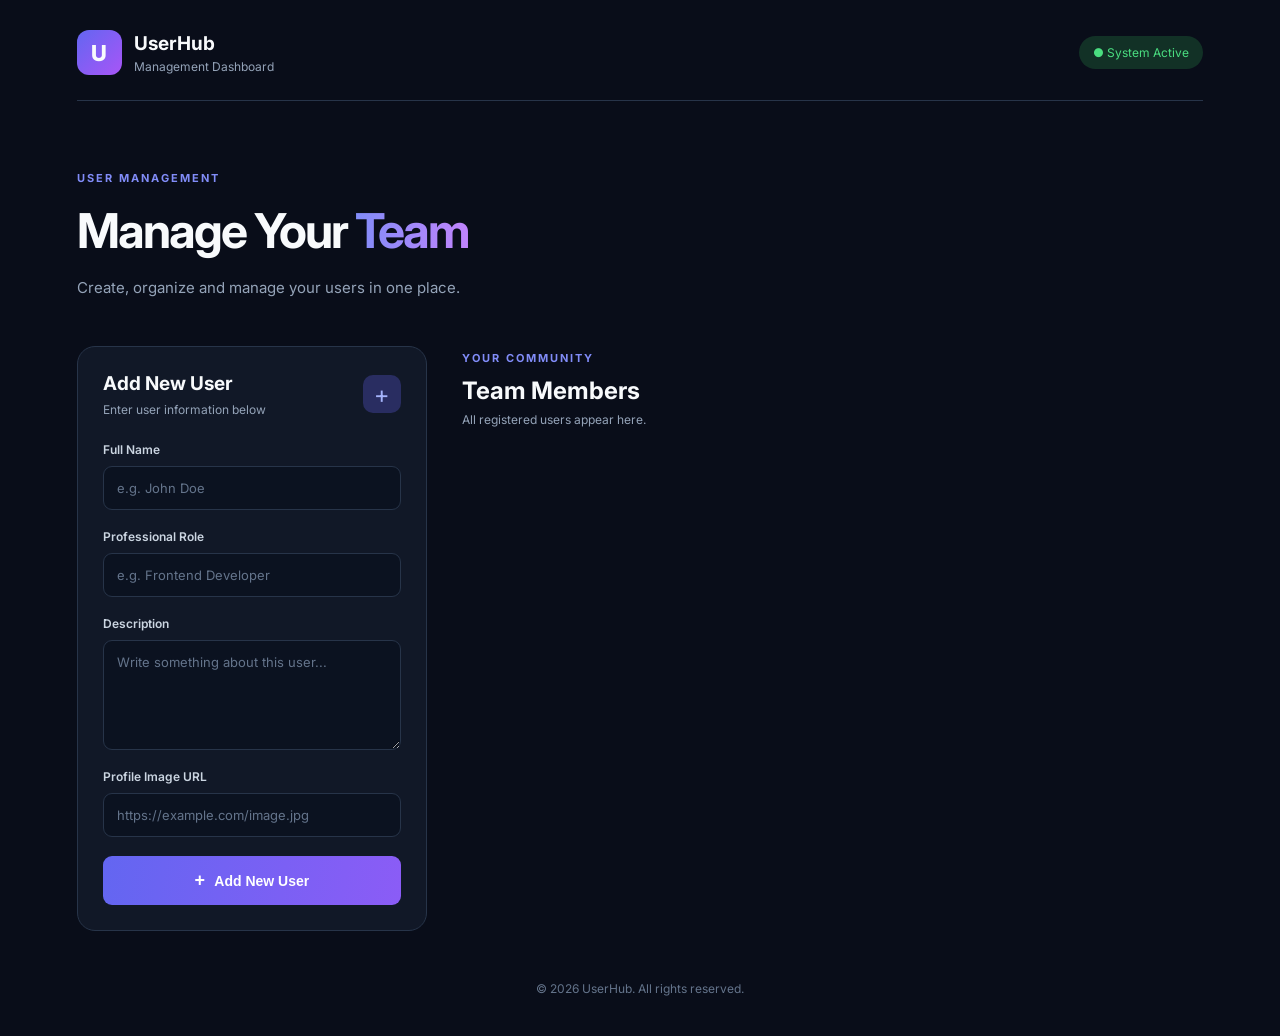
<file: index.html>
<!DOCTYPE html>
<html lang="en">

<head>
    <meta charset="UTF-8">
    <meta name="viewport" content="width=device-width, initial-scale=1.0">
    <title>User Management Dashboard</title>
    <link rel="stylesheet" href="style.css">
</head>

<body>

    <main class="container">

        <header class="header">
            <div class="logo">
                <div class="logo-icon">U</div>
                <div>
                    <h2>UserHub</h2>
                    <p>Management Dashboard</p>
                </div>
            </div>

            <span class="status">● System Active</span>
        </header>

        <section class="hero">
            <div>
                <span class="tag">USER MANAGEMENT</span>
                <h1>Manage Your <span>Team</span></h1>
                <p>Create, organize and manage your users in one place.</p>
            </div>
        </section>

        <section class="content">

            <div class="form-section">

                <div class="section-heading">
                    <div>
                        <h2>Add New User</h2>
                        <p>Enter user information below</p>
                    </div>
                    <span class="form-icon">+</span>
                </div>

                <form id="userForm">

                    <div class="input-group">
                        <label for="name">Full Name</label>
                        <input type="text" id="name" placeholder="e.g. John Doe" required>
                    </div>

                    <div class="input-group">
                        <label for="role">Professional Role</label>
                        <input type="text" id="role" placeholder="e.g. Frontend Developer" required>
                    </div>

                    <div class="input-group">
                        <label for="desc">Description</label>
                        <textarea id="desc" placeholder="Write something about this user..." required></textarea>
                    </div>

                    <div class="input-group">
                        <label for="img">Profile Image URL</label>
                        <input type="url" id="img" placeholder="https://example.com/image.jpg" required>
                    </div>

                    <button type="submit" class="submit-btn">
                        <span>+</span> Add New User
                    </button>

                </form>
            </div>

            <div class="users-section">

                <div class="users-heading">
                    <div>
                        <span class="tag">YOUR COMMUNITY</span>
                        <h2>Team Members</h2>
                        <p>All registered users appear here.</p>
                    </div>
                </div>

                <div class="user-container" id="userContainer">
                </div>

            </div>

        </section>

        <footer>
            <p>© 2026 UserHub. All rights reserved.</p>
        </footer>

    </main>

    <script src="script.js"></script>
</body>

</html>
</file>
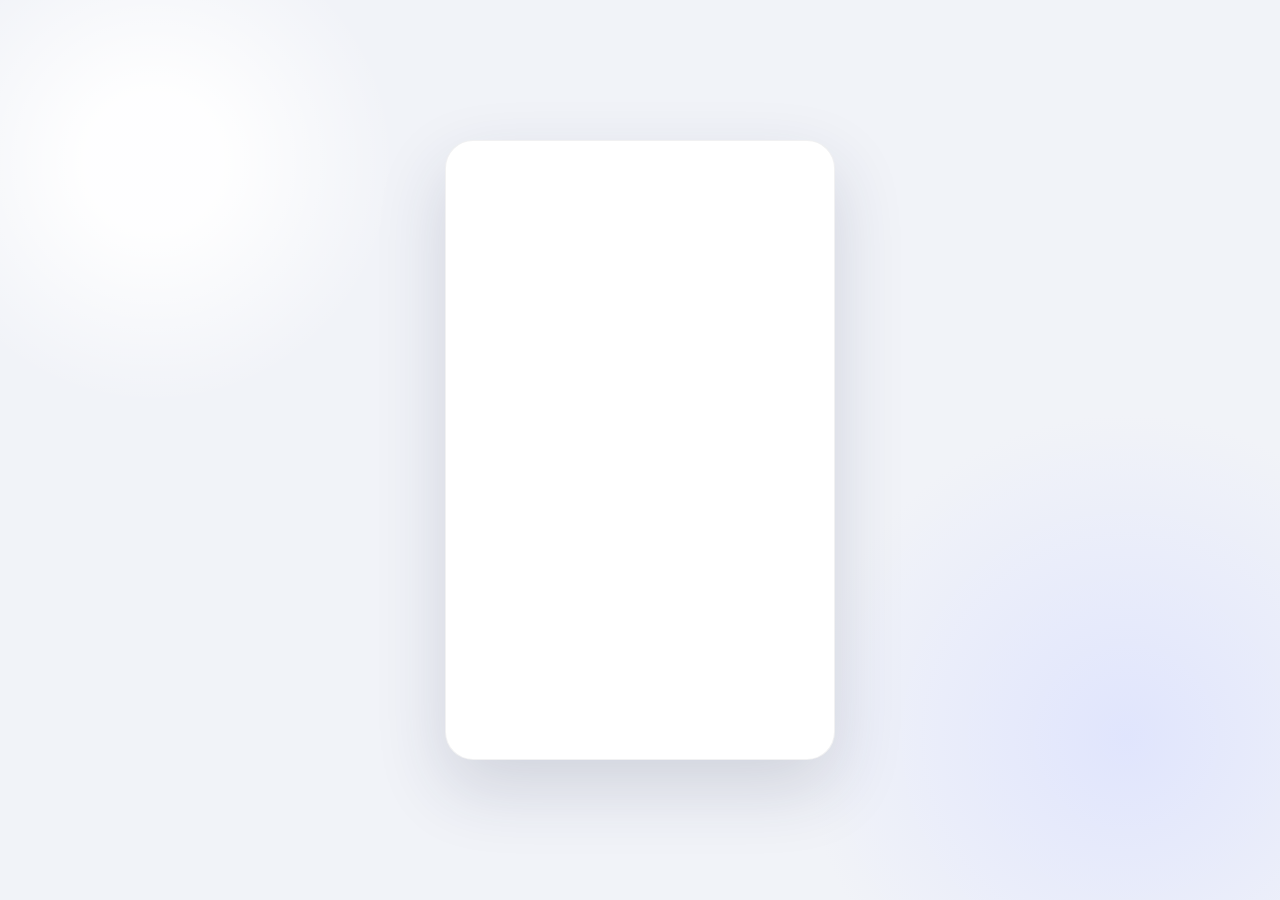
<file: Random-Card_thorugh-Api/index.html>
<!DOCTYPE html>
<html lang="en">

<head>
    <meta charset="UTF-8">
    <meta name="viewport" content="width=device-width, initial-scale=1.0">
    <title>Employee ID Card</title>
    <link rel="preconnect" href="https://fonts.googleapis.com">
    <link rel="preconnect" href="https://fonts.gstatic.com" crossorigin>
    <link
        href="https://fonts.googleapis.com/css2?family=DM+Sans:wght@400;500;600;700&family=Manrope:wght@600;700;800&display=swap"
        rel="stylesheet">
    <style>
        :root {
            --ink: #101526;
            --muted: #72798a;
            --line: #e8eaef;
            --blue: #3157db;
        }

        * {
            box-sizing: border-box;
        }

        body {
            min-height: 100vh;
            margin: 0;
            display: grid;
            place-items: center;
            overflow-x: hidden;
            font-family: "DM Sans", sans-serif;
            color: var(--ink);
            background:
                radial-gradient(circle at 12% 18%, rgba(255, 255, 255, 0.95) 0 5%, transparent 18%),
                radial-gradient(circle at 88% 82%, rgba(217, 223, 255, 0.7), transparent 24%),
                #f1f3f8;
        }

        .id-card {
            width: min(390px, calc(100vw - 32px));
            min-height: 620px;
            position: relative;
            overflow: hidden;
            border: 1px solid rgba(20, 26, 45, 0.06);
            border-radius: 28px;
            background: #fff;
            box-shadow: 0 28px 70px rgba(35, 43, 78, 0.16);
        }

        .card-header {
            height: 178px;
            position: relative;
            background:
                linear-gradient(135deg, rgba(49, 87, 219, 0.95), rgba(87, 120, 232, 0.88)),
                #3157db;
        }

        .card-header::before,
        .card-header::after {
            content: "";
            position: absolute;
            border-radius: 50%;
            border: 1px solid rgba(255, 255, 255, 0.16);
        }

        .card-header::before {
            width: 210px;
            height: 210px;
            right: -92px;
            top: -128px;
            box-shadow: 0 0 0 24px rgba(255, 255, 255, 0.035);
        }

        .card-header::after {
            width: 90px;
            height: 90px;
            right: 34px;
            bottom: -68px;
        }

        .brand {
            display: flex;
            align-items: center;
            gap: 10px;
            position: absolute;
            top: 26px;
            left: 28px;
            color: #fff;
        }

        .brand-mark {
            width: 40px;
            height: 40px;
            display: grid;
            place-items: center;
            border: 1px solid rgba(255, 255, 255, 0.28);
            border-radius: 12px;
            background: rgba(255, 255, 255, 0.12);
            backdrop-filter: blur(8px);
        }

        .brand-mark svg {
            width: 22px;
        }

        .brand-name {
            font-family: "Manrope", sans-serif;
            font-size: 15px;
            font-weight: 800;
            letter-spacing: 0.02em;
        }

        .brand-name span {
            display: block;
            margin-top: 2px;
            font-family: "DM Sans", sans-serif;
            font-size: 8px;
            font-weight: 600;
            letter-spacing: 0.21em;
            opacity: 0.72;
        }

        .profile-photo {
            width: 142px;
            height: 142px;
            position: absolute;
            z-index: 2;
            left: 50%;
            bottom: -71px;
            transform: translateX(-50%);
            padding: 7px;
            border-radius: 50%;
            background: #fff;
            box-shadow: 0 12px 30px rgba(27, 39, 91, 0.17);
        }

        .profile-photo img {
            width: 100%;
            height: 100%;
            display: block;
            border-radius: 50%;
            object-fit: cover;
            background: #dde3ef;
        }

        .card-body {
            padding: 88px 34px 28px;
            text-align: center;
        }

        .employee-name {
            margin: 0;
            font-family: "Manrope", sans-serif;
            font-size: 25px;
            line-height: 1.2;
            letter-spacing: -0.02em;
        }

        .employee-role {
            margin: 7px 0 0;
            color: var(--blue);
            font-size: 12px;
            font-weight: 700;
            letter-spacing: 0.16em;
            text-transform: uppercase;
        }

        .employee-id {
            display: inline-flex;
            align-items: center;
            gap: 7px;
            margin-top: 11px;
            color: var(--muted);
            font-size: 12px;
            font-weight: 600;
        }

        .status-dot {
            width: 7px;
            height: 7px;
            border-radius: 50%;
            background: #35b98a;
            box-shadow: 0 0 0 3px #e7f7f1;
        }

        .divider {
            height: 1px;
            margin: 24px 0 20px;
            background: var(--line);
        }

        .details {
            display: grid;
            gap: 15px;
            text-align: left;
        }

        .detail {
            display: grid;
            grid-template-columns: 34px 1fr;
            align-items: center;
            gap: 11px;
        }

        .detail-icon {
            width: 34px;
            height: 34px;
            display: grid;
            place-items: center;
            border-radius: 10px;
            color: var(--blue);
            background: #f1f4ff;
        }

        .detail-icon svg {
            width: 16px;
            height: 16px;
            fill: currentColor;
        }

        .detail-label {
            display: block;
            margin-bottom: 2px;
            color: #a0a5b2;
            font-size: 9px;
            font-weight: 700;
            letter-spacing: 0.12em;
            text-transform: uppercase;
        }

        .detail-value {
            display: block;
            overflow: hidden;
            color: #30374a;
            font-size: 13px;
            font-weight: 600;
            text-overflow: ellipsis;
            white-space: nowrap;
        }

        .card-footer {
            height: 72px;
            display: flex;
            align-items: center;
            justify-content: space-between;
            margin: 24px -34px -28px;
            padding: 0 34px;
            border-top: 1px solid var(--line);
            background: #fbfcff;
        }

        .validity {
            color: #999fad;
            font-size: 9px;
            font-weight: 700;
            letter-spacing: 0.12em;
            text-transform: uppercase;
        }

        .validity strong {
            display: block;
            margin-top: 3px;
            color: #343b4d;
            font-size: 11px;
            letter-spacing: 0;
            text-transform: none;
        }

        .barcode {
            display: flex;
            align-items: end;
            gap: 2px;
            height: 28px;
        }

        .barcode i {
            width: 2px;
            display: block;
            background: #252a38;
        }

        .barcode i:nth-child(2n) {
            height: 21px;
        }

        .barcode i:nth-child(3n) {
            height: 27px;
            width: 3px;
        }

        .barcode i:nth-child(5n) {
            height: 17px;
        }

        .barcode i:nth-child(7n) {
            height: 24px;
            width: 1px;
        }

        @media (max-width: 420px) {
            .id-card {
                min-height: 600px;
            }

            .card-body {
                padding-inline: 26px;
            }

            .card-footer {
                margin-inline: -26px;
                padding-inline: 26px;
            }
        }
    </style>
</head>

<body>
    <main class="id-card" aria-label="Employee ID card">

    </main>
    <script src="script.js"></script>
</body>

</html>
</file>
<file: style.css>
@import url('https://fonts.googleapis.com/css2?family=Inter:wght@400;500;600;700;800&display=swap');

* {
    margin: 0;
    padding: 0;
    box-sizing: border-box;
}

:root {
    --bg: #090d19;
    --surface: #111827;
    --card: #151e30;
    --border: #273449;
    --primary: #818cf8;
    --text: #f8fafc;
    --muted: #94a3b8;
}

body {
    font-family: 'Inter', sans-serif;
    background: var(--bg);
    color: var(--text);
    min-height: 100vh;
    padding: 30px 6%;
}

.container {
    max-width: 1250px;
    margin: auto;
}

/* Header */

.header {
    display: flex;
    justify-content: space-between;
    align-items: center;
    padding-bottom: 25px;
    border-bottom: 1px solid var(--border);
}

.logo {
    display: flex;
    align-items: center;
    gap: 12px;
}

.logo-icon {
    width: 45px;
    height: 45px;
    display: grid;
    place-items: center;
    border-radius: 12px;
    background: linear-gradient(135deg, #6366f1, #a855f7);
    font-size: 22px;
    font-weight: 800;
}

.logo h2 {
    font-size: 19px;
}

.logo p {
    font-size: 12px;
    color: var(--muted);
    margin-top: 4px;
}

.status {
    font-size: 12px;
    color: #4ade80;
    background: #123126;
    padding: 9px 14px;
    border-radius: 30px;
}

/* Hero */

.hero {
    padding: 65px 0 45px;
}

.tag {
    color: var(--primary);
    font-size: 11px;
    font-weight: 700;
    letter-spacing: 2px;
}

.hero h1 {
    font-size: clamp(32px, 5vw, 48px);
    margin: 15px 0;
    letter-spacing: -2px;
}

.hero h1 span {
    background: linear-gradient(90deg, #818cf8, #c084fc);
    background-clip: text;
    -webkit-background-clip: text;
    color: transparent;
}

.hero p {
    color: var(--muted);
    font-size: 15px;
    line-height: 1.7;
}

/* Content */

.content {
    display: grid;
    grid-template-columns: 350px 1fr;
    gap: 35px;
    align-items: start;
}

/* Form */

.form-section {
    background: var(--surface);
    border: 1px solid var(--border);
    border-radius: 18px;
    padding: 25px;
}

.section-heading {
    display: flex;
    justify-content: space-between;
    align-items: center;
    margin-bottom: 25px;
}

.section-heading h2 {
    font-size: 19px;
    margin-bottom: 7px;
}

.section-heading p,
.users-heading p {
    font-size: 12px;
    color: var(--muted);
}

.form-icon {
    width: 38px;
    height: 38px;
    display: grid;
    place-items: center;
    border-radius: 10px;
    background: #292d61;
    color: #a5b4fc;
    font-size: 24px;
}

form {
    display: flex;
    flex-direction: column;
    gap: 19px;
}

.input-group {
    display: flex;
    flex-direction: column;
    gap: 9px;
}

label {
    font-size: 12px;
    color: #cbd5e1;
    font-weight: 600;
}

input,
textarea {
    width: 100%;
    background: #0b1220;
    border: 1px solid var(--border);
    outline: none;
    border-radius: 9px;
    padding: 13px;
    color: white;
    font-family: inherit;
    font-size: 13px;
    transition: .3s;
}

input:focus,
textarea:focus {
    border-color: var(--primary);
    box-shadow: 0 0 0 3px #818cf822;
}

input::placeholder,
textarea::placeholder {
    color: #64748b;
}

textarea {
    min-height: 110px;
    resize: vertical;
}

.submit-btn {
    background: linear-gradient(100deg, #6366f1, #8b5cf6);
    color: white;
    padding: 14px;
    border: none;
    border-radius: 9px;
    font-size: 14px;
    font-weight: 700;
    cursor: pointer;
    transition: .3s;
}

.submit-btn span {
    font-size: 18px;
    margin-right: 6px;
}

.submit-btn:hover {
    transform: translateY(-2px);
    box-shadow: 0 8px 25px #6366f144;
}

/* Users */

.users-section {
    min-width: 0;
}

.users-heading {
    margin-bottom: 25px;
}

.users-heading h2 {
    font-size: 24px;
    margin: 10px 0 7px;
}

.user-container {
    display: grid;
    grid-template-columns: repeat(auto-fit, minmax(220px, 1fr));
    gap: 20px;
}

/* User Cards */

.user-card {
    background: var(--card);
    border: 1px solid var(--border);
    border-radius: 16px;
    padding: 25px 20px;
    text-align: center;
    transition: .3s;
    animation: fadeIn .4s ease;
}

.user-card:hover {
    transform: translateY(-6px);
    border-color: #818cf8;
    box-shadow: 0 12px 30px #00000033;
}

.user-card img {
    width: 95px;
    height: 95px;
    border-radius: 50%;
    object-fit: cover;
    border: 3px solid #6366f1;
    padding: 3px;
    margin-bottom: 15px;
}

.user-card h2 {
    font-size: 17px;
    margin-bottom: 8px;
}

.user-card h4 {
    color: #a5b4fc;
    font-size: 12px;
    margin-bottom: 12px;
}

.user-card p {
    color: var(--muted);
    font-size: 12px;
    line-height: 1.7;
    overflow-wrap: anywhere;
}

/* Footer */

footer {
    text-align: center;
    padding: 50px 0 10px;
    color: #64748b;
    font-size: 12px;
}

/* Animation */

@keyframes fadeIn {
    from {
        opacity: 0;
        transform: translateY(12px);
    }

    to {
        opacity: 1;
        transform: translateY(0);
    }
}

/* Responsive */

@media (max-width: 850px) {
    .content {
        grid-template-columns: 1fr;
    }

    .form-section {
        max-width: 550px;
        width: 100%;
    }
}

@media (max-width: 500px) {
    body {
        padding: 20px 15px;
    }

    .hero {
        padding: 45px 0 30px;
    }

    .status {
        font-size: 10px;
    }

    .user-container {
        grid-template-columns: 1fr;
    }
}

/* Delete Button */

.user-card button {
    margin-top: 18px;
    width: 100%;
    padding: 11px 15px;
    background: rgba(239, 68, 68, 0.12);
    color: #f87171;
    border: 1px solid rgba(239, 68, 68, 0.3);
    border-radius: 8px;
    font-size: 13px;
    font-weight: 600;
    cursor: pointer;
    transition: all 0.3s ease;
}

.user-card button:hover {
    background: #ef4444;
    color: white;
    border-color: #ef4444;
    transform: translateY(-2px);
    box-shadow: 0 5px 15px rgba(239, 68, 68, 0.2);
}

.user-card button:active {
    transform: scale(0.97);
}
</file>
